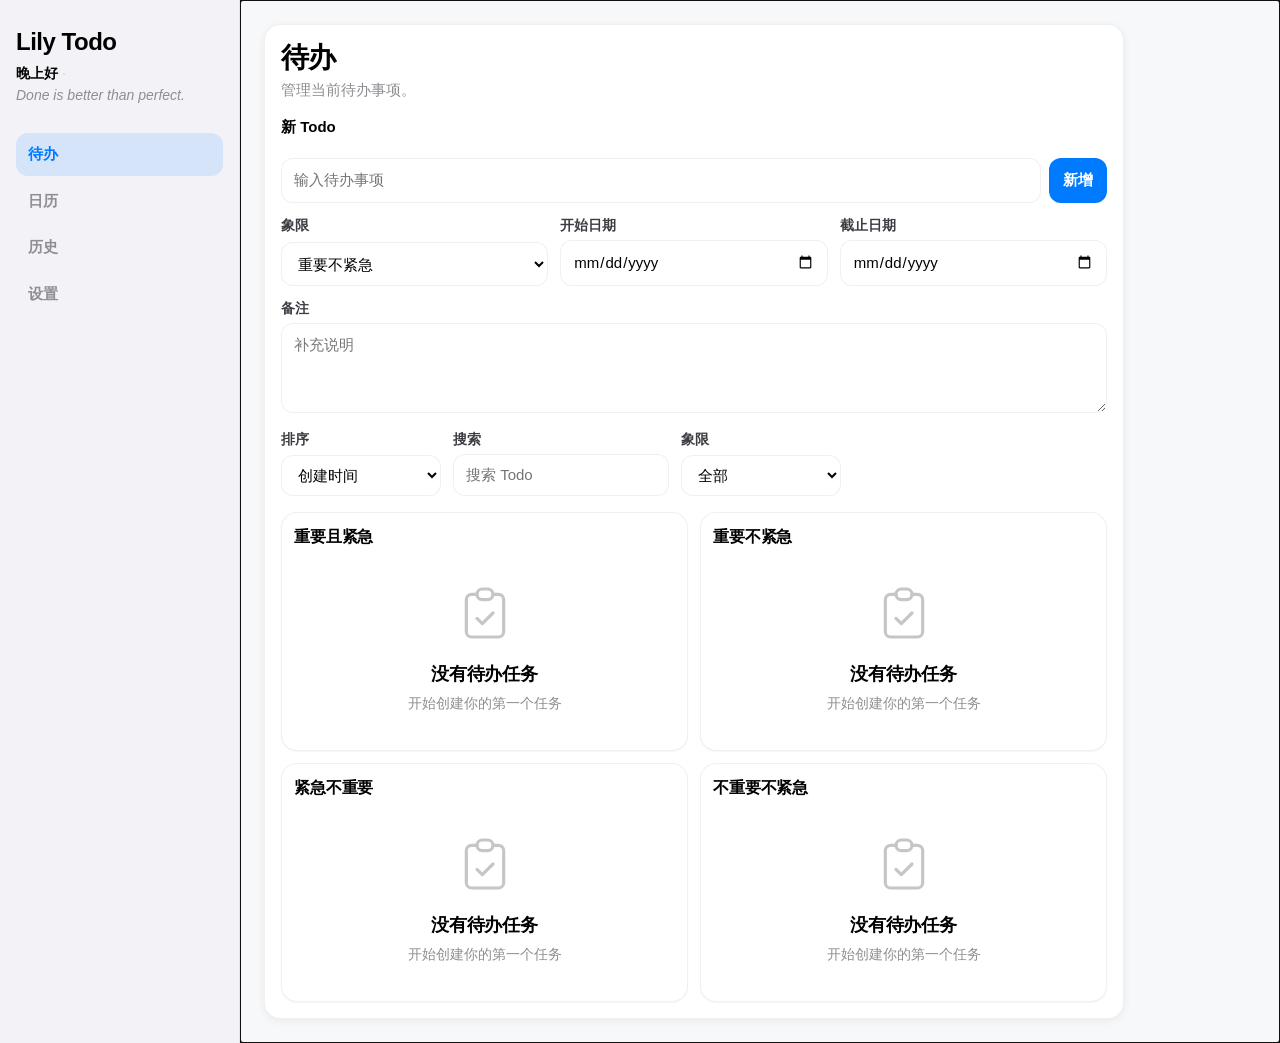
<file: index.html>
<!DOCTYPE html>
<html lang="zh-CN">
<head>
  <meta charset="UTF-8">
  <meta name="viewport" content="width=device-width, initial-scale=1.0, viewport-fit=cover">
  <title>Lily Todo App V2</title>

  <!-- PWA Manifest & Theme -->
  <meta name="theme-color" content="#007aff">
  <meta name="apple-mobile-web-app-capable" content="yes">
  <meta name="apple-mobile-web-app-status-bar-style" content="default">
  <meta name="apple-mobile-web-app-title" content="Lily Todo">
  <link rel="manifest" href="manifest.json">
  <link rel="apple-touch-icon" sizes="72x72" href="icons/icon-72x72.svg">
  <link rel="apple-touch-icon" sizes="192x192" href="icons/icon-192x192.svg">
  <link rel="apple-touch-icon" sizes="512x512" href="icons/icon-512x512.svg">

  <!-- base.css：放全局基础样式，例如字体、颜色、盒模型 -->
  <link rel="stylesheet" href="css/base.css">

  <!-- layout.css：放 App Shell 布局样式，例如侧边栏和主内容区域 -->
  <link rel="stylesheet" href="css/layout.css">

  <!-- components.css：放可复用小组件样式，例如按钮、页面标题 -->
  <link rel="stylesheet" href="css/components.css">

  <!-- pages.css：放每个页面自己的简单样式 -->
  <link rel="stylesheet" href="css/pages.css">

  <!-- pwa.css：PWA 专属体验层样式 -->
  <link rel="stylesheet" href="css/pwa.css">
</head>
<body class="pwa-detecting">
  <!-- Install Banner：PWA 安装引导 -->
  <div id="install-banner" class="install-banner" hidden>
    <span class="install-banner__text" id="install-banner-text">添加到主屏幕，获得更好体验</span>
    <button class="install-banner__action" id="install-banner-action" type="button" hidden>安装</button>
    <button class="install-banner__close" id="install-banner-close" type="button" aria-label="关闭">✕</button>
  </div>

  <!-- Mobile Header：移动端顶部标题栏 -->
  <header class="mobile-header">
    <h1 class="mobile-header__title">Todo</h1>
  </header>

  <!-- App Shell：应用的外壳，包含左侧导航栏和右侧主内容区域 -->
  <div class="app-shell">
    <aside class="sidebar">
      <div class="sidebar__brand">
        <h1>Lily Todo</h1>
        <p id="app-shell-quote">V2 App Shell</p>
      </div>

      <!-- 左侧导航栏：第一阶段先用按钮切换页面 -->
      <nav class="sidebar__nav" aria-label="主导航">
        <button class="nav-button is-active" type="button" data-page="todo">Todo</button>
        <button class="nav-button" type="button" data-page="calendar">Calendar</button>
        <button class="nav-button" type="button" data-page="history">History</button>
        <button class="nav-button" type="button" data-page="settings">Settings</button>
      </nav>
    </aside>

    <!-- 主内容区域：不同页面的内容会被 JavaScript 渲染到这里 -->
    <main class="main-content" id="page-content" tabindex="-1"></main>
  </div>

  <!-- Mobile Bottom Tab Bar：移动端底部导航 -->
  <nav class="mobile-tab-bar" aria-label="底部导航">
    <button class="mobile-tab is-active" type="button" data-page="todo">
      <span class="mobile-tab__label">Todo</span>
    </button>
    <button class="mobile-tab" type="button" data-page="calendar">
      <span class="mobile-tab__label">Calendar</span>
    </button>
    <button class="mobile-tab mobile-tab--center" type="button" data-action="quick-add">
      <span class="mobile-tab__center-icon">＋</span>
    </button>
    <button class="mobile-tab" type="button" data-page="history">
      <span class="mobile-tab__label">History</span>
    </button>
    <button class="mobile-tab" type="button" data-page="settings">
      <span class="mobile-tab__label">Settings</span>
    </button>
  </nav>

  <!-- Floating Action Button：移动端浮动操作按钮 -->
  <button class="fab-button" type="button" aria-label="新增任务">＋</button>

  <!-- Quick Add Panel：移动端快速添加任务面板 -->
  <div class="quick-add-panel" id="quick-add-panel">
    <div class="quick-add-panel__backdrop" id="quick-add-backdrop"></div>
    <div class="quick-add-panel__sheet">
      <div class="quick-add-panel__header">
        <span class="quick-add-panel__title">新建任务</span>
        <button class="quick-add-panel__close" type="button" id="quick-add-close">✕</button>
      </div>
      <form class="quick-add-panel__form" id="quick-add-form">
        <input class="quick-add-panel__input" type="text" name="title" placeholder="输入待办事项" autocomplete="off">
        <button class="quick-add-panel__submit" type="submit">添加</button>
      </form>
    </div>
  </div>

  <!-- data.js：负责 Todo 数据和本地持久化 -->
  <script src="js/data.js"></script>

  <!-- pages.js：保存每个页面要显示的基础内容 -->
  <script src="js/pages.js"></script>

  <!-- router.js：负责根据按钮切换当前页面 -->
  <script src="js/router.js"></script>

  <!-- settings.js：管理应用 UI 设置和国际化 -->
  <script src="js/settings.js"></script>

  <!-- appState.js：全局状态中心（发布订阅） -->
  <script src="js/appState.js"></script>

  <!-- app.js：应用入口，负责启动 App Shell -->
  <script src="js/app.js"></script>

  <!-- Toast 容器 -->
  <div id="toast-container" class="toast-container" aria-live="polite"></div>

  <!-- PWA 状态检测与动态主题色 -->
  <script>
    (function() {
      var isStandalone = window.matchMedia('(display-mode: standalone)').matches || window.navigator.standalone === true;
      document.body.classList.toggle('pwa-standalone', isStandalone);
      document.body.classList.remove('pwa-detecting');

      var theme = document.documentElement.dataset.theme || 'light';
      var metaTheme = document.querySelector('meta[name="theme-color"]');
      if (metaTheme) metaTheme.content = theme === 'dark' ? '#0f172a' : '#007aff';
    })();
  </script>

</body>
</html>
</file>
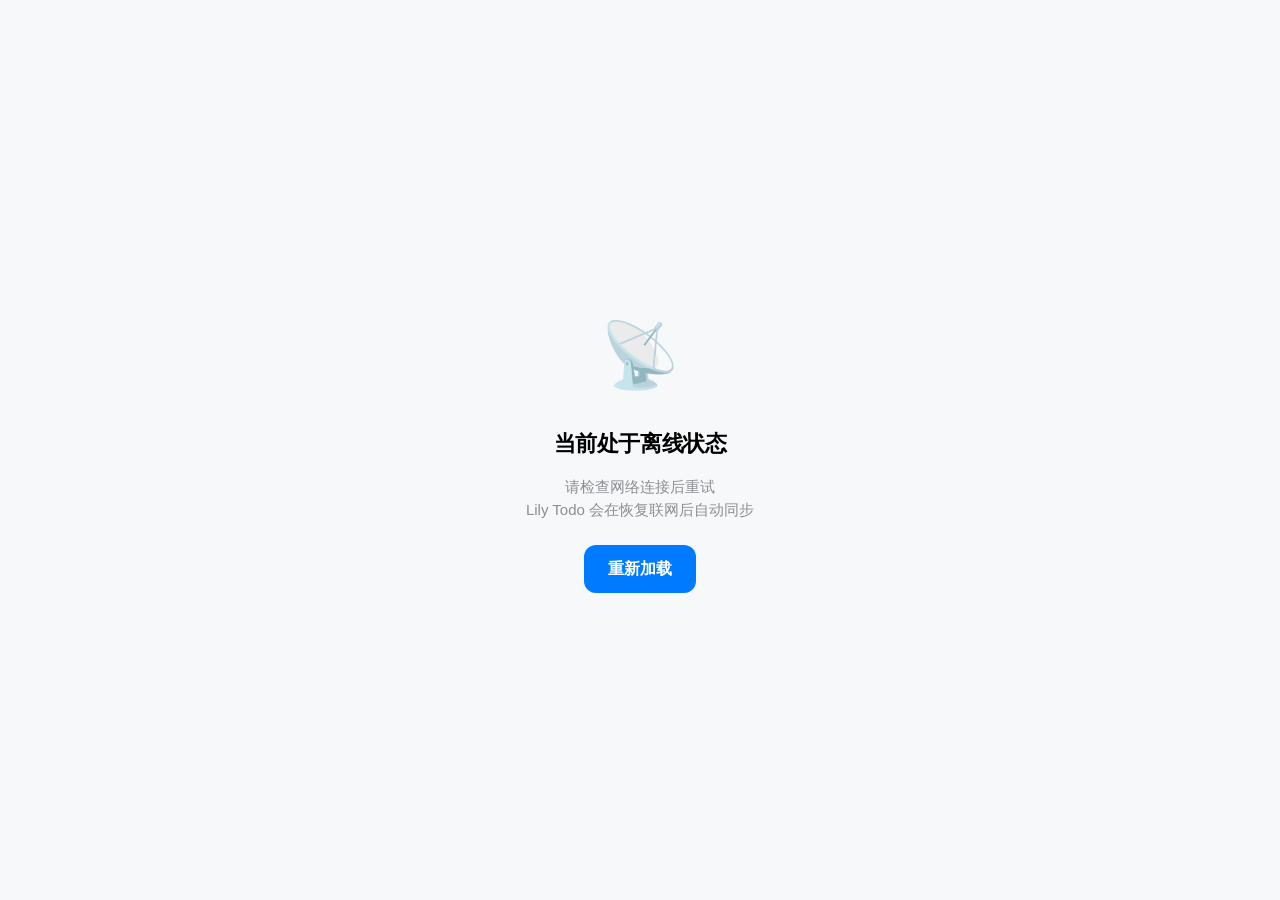
<file: offline.html>
<!DOCTYPE html>
<html lang="zh-CN">
<head>
  <meta charset="UTF-8">
  <meta name="viewport" content="width=device-width, initial-scale=1.0, viewport-fit=cover">
  <meta name="theme-color" content="#eef2f6">
  <title>离线 - Lily Todo</title>
  <link rel="stylesheet" href="css/base.css">
  <link rel="stylesheet" href="css/pwa.css">
</head>
<body>
  <div class="offline-page">
    <div class="offline-page__icon">📡</div>
    <h1 class="offline-page__title">当前处于离线状态</h1>
    <p class="offline-page__desc">请检查网络连接后重试<br>Lily Todo 会在恢复联网后自动同步</p>
    <button class="offline-page__retry" onclick="window.location.reload()" type="button">重新加载</button>
  </div>
</body>
</html>
</file>
<file: css/base.css>
/**
 * base.css
 * Design Tokens + Base Styles
 * iOS Native-Level Design System
 */

/* ================================================
   Design Tokens
   ================================================ */
:root {
  /* Spacing */
  --space-1: 4px;
  --space-2: 8px;
  --space-3: 12px;
  --space-4: 16px;
  --space-5: 24px;

  /* Radius */
  --radius-sm: 8px;
  --radius-md: 12px;
  --radius-lg: 16px;
  --radius-xl: 20px;
  --radius-pill: 9999px;

  /* Shadows — extremely light three-layer system */
  --shadow-xs: 0 1px 2px rgba(0, 0, 0, 0.04);
  --shadow-sm: 0 2px 8px rgba(0, 0, 0, 0.06);
  --shadow-md: 0 4px 16px rgba(0, 0, 0, 0.08);

  /* Blur */
  --blur-glass: saturate(180%) blur(20px);
  --blur-backdrop: blur(12px);

  /* Colors — iOS system palette */
  --color-primary: #007aff;
  --color-primary-rgb: 0, 122, 255;
  --color-secondary: #5856d6;
  --color-muted: #8e8e93;
  --color-success: #34c759;
  --color-success-rgb: 52, 199, 89;
  --color-warning: #ff9500;
  --color-warning-rgb: 255, 149, 0;
  --color-danger: #ff3b30;
  --color-danger-rgb: 255, 59, 48;

  /* Backgrounds */
  --bg-page: #f7f8fa;
  --bg-elevated: #ffffff;
  --bg-secondary: #f2f2f7;
  --bg-tertiary: #e5e5ea;

  /* Text */
  --text-primary: #000000;
  --text-secondary: #3c3c43;
  --text-tertiary: #8e8e93;

  /* Borders */
  --border-color: rgba(0, 0, 0, 0.06);
  --border-width: 0.5px;

  /* Sidebar */
  --sidebar-bg: #f2f2f7;
  --sidebar-text: #000000;
  --sidebar-hover-bg: rgba(0, 0, 0, 0.04);

  /* Animation */
  --duration-fast: 120ms;
  --duration-normal: 180ms;
  --duration-slow: 220ms;
  --easing-default: cubic-bezier(0.32, 0.72, 0, 1);
  --easing-out: ease-out;

  /* Typography */
  --font-stack: -apple-system, BlinkMacSystemFont, "SF Pro Display", "Segoe UI", Roboto, "Helvetica Neue", Arial, sans-serif;
}

/* ================================================
   Base Reset
   ================================================ */
* {
  box-sizing: border-box;
  -webkit-tap-highlight-color: transparent;
}

html {
  -webkit-text-size-adjust: 100%;
}

body {
  margin: 0;
  min-height: 100vh;
  min-height: 100dvh;
  font-family: var(--font-stack);
  font-size: 16px;
  line-height: 1.5;
  color: var(--text-primary);
  background-color: var(--bg-page);
  -webkit-font-smoothing: antialiased;
  -moz-osx-font-smoothing: grayscale;
}

/* ================================================
   Font Size Scale
   ================================================ */
html[data-font-size="small"] {
  font-size: 14px;
}

html[data-font-size="medium"] {
  font-size: 16px;
}

html[data-font-size="large"] {
  font-size: 18px;
}

/* ================================================
   Dark Mode Tokens
   ================================================ */
html[data-theme="dark"] {
  --bg-page: #000000;
  --bg-elevated: #1c1c1e;
  --bg-secondary: #2c2c2e;
  --bg-tertiary: #3a3a3c;

  --text-primary: #ffffff;
  --text-secondary: #ebebf5;
  --text-tertiary: #8e8e93;

  --border-color: rgba(255, 255, 255, 0.08);
  --shadow-xs: 0 1px 2px rgba(0, 0, 0, 0.2);
  --shadow-sm: 0 2px 8px rgba(0, 0, 0, 0.25);
  --shadow-md: 0 4px 16px rgba(0, 0, 0, 0.3);

  /* Sidebar */
  --sidebar-bg: #1c1c1e;
  --sidebar-text: #ffffff;
  --sidebar-hover-bg: rgba(255, 255, 255, 0.06);
}

html[data-theme="dark"] body {
  color: var(--text-primary);
  background-color: var(--bg-page);
}

html[data-theme="dark"] .page-panel {
  background-color: var(--bg-elevated);
  border-color: var(--border-color);
}

html[data-theme="dark"] .todo-form__input,
html[data-theme="dark"] .todo-form__select,
html[data-theme="dark"] .todo-form__textarea,
html[data-theme="dark"] .todo-controls__select,
html[data-theme="dark"] .settings-select,
html[data-theme="dark"] .calendar-nav__button {
  background-color: var(--bg-secondary);
  border-color: var(--border-color);
  color: var(--text-primary);
}

html[data-theme="dark"] .todo-item {
  background-color: var(--bg-elevated);
  border-color: var(--border-color);
}

html[data-theme="dark"] .todo-quadrant-panel {
  background-color: var(--bg-elevated);
  border-color: var(--border-color);
}

html[data-theme="dark"] .history-item {
  background-color: var(--bg-elevated);
  border-color: var(--border-color);
}

html[data-theme="dark"] .calendar-cell {
  background-color: var(--bg-elevated);
  border-color: var(--border-color);
}

html[data-theme="dark"] .calendar-cell:hover {
  background-color: var(--bg-secondary);
}

html[data-theme="dark"] .calendar-selected-panel {
  background-color: var(--bg-elevated);
  border-color: var(--border-color);
}

html[data-theme="dark"] .calendar-selected-panel__item {
  background-color: var(--bg-secondary);
  border-color: var(--border-color);
}

html[data-theme="dark"] .calendar-selected-panel__item:hover {
  background-color: var(--bg-tertiary);
}

html[data-theme="dark"] .settings-card {
  background-color: var(--bg-elevated);
  border-color: var(--border-color);
}

html[data-theme="dark"] .settings-row {
  border-color: var(--border-color);
}

html[data-theme="dark"] .page-header p {
  color: var(--text-tertiary);
}

html[data-theme="dark"] .todo-item__quadrant,
html[data-theme="dark"] .todo-item__meta,
html[data-theme="dark"] .todo-item__note {
  color: var(--text-tertiary);
}

html[data-theme="dark"] .history-item__meta,
html[data-theme="dark"] .history-item__note {
  color: var(--text-tertiary);
}

html[data-theme="dark"] .calendar-cell__todo {
  color: var(--text-secondary);
}

html[data-theme="dark"] .calendar-cell__number {
  color: var(--text-secondary);
}

html[data-theme="dark"] .todo-empty,
html[data-theme="dark"] .history-empty,
html[data-theme="dark"] .calendar-selected-panel__empty {
  color: var(--text-tertiary);
}

/* ================================================
   Compact Mode
   ================================================ */
html[data-compact="true"] .todo-list {
  gap: var(--space-2);
}

html[data-compact="true"] .todo-item {
  padding: var(--space-2) var(--space-3);
}

html[data-compact="true"] .history-list {
  gap: var(--space-2);
}

html[data-compact="true"] .history-item {
  padding: var(--space-2) var(--space-3);
}

html[data-compact="true"] .calendar-grid {
  gap: var(--space-1);
}

html[data-compact="true"] .calendar-cell {
  padding: var(--space-2);
  min-height: 60px;
}

html[data-compact="true"] .todo-quadrants {
  gap: var(--space-2);
}

html[data-compact="true"] .todo-quadrant-panel {
  padding: var(--space-3);
  gap: var(--space-2);
}

html[data-compact="true"] .calendar-selected-panel__list {
  gap: var(--space-2);
}

html[data-compact="true"] .calendar-selected-panel__item {
  padding: var(--space-2);
}

/* ================================================
   Form Elements
   ================================================ */
button,
input,
textarea,
select {
  font: inherit;
  color: inherit;
}

button {
  cursor: pointer;
  border: none;
  background: none;
  padding: 0;
}

input,
textarea,
select {
  background-color: var(--bg-elevated);
  border: var(--border-width) solid var(--border-color);
  border-radius: var(--radius-md);
  transition: border-color var(--duration-fast) var(--easing-out),
              box-shadow var(--duration-fast) var(--easing-out);
}

input:focus,
textarea:focus,
select:focus {
  outline: none;
  border-color: var(--color-primary);
  box-shadow: 0 0 0 3px rgba(var(--color-primary-rgb), 0.12);
}

h1, h2, h3, p {
  margin-top: 0;
}

/* ================================================
   App Shell Dynamic Content
   ================================================ */
.app-shell__content {
  display: flex;
  align-items: center;
  flex-wrap: wrap;
  gap: 2px;
  font-size: 14px;
  font-weight: 500;
  line-height: 1.4;
}

.app-shell__greeting {
  font-weight: 700;
  color: var(--text-primary);
}

.app-shell__divider {
  opacity: 0.35;
  margin: 0 2px;
  color: var(--text-tertiary);
}

.app-shell__quote {
  color: var(--text-tertiary);
  font-style: italic;
}

/* ================================================
   ThemeStyle: apple / todoist / minimal
   ================================================ */

/* apple (default iOS native) */
html[data-theme-style="apple"] .page-panel {
  border-radius: var(--radius-lg);
  box-shadow: var(--shadow-sm);
  border: var(--border-width) solid var(--border-color);
}

html[data-theme-style="apple"] .todo-quadrant-panel,
html[data-theme-style="apple"] .todo-item,
html[data-theme-style="apple"] .history-item,
html[data-theme-style="apple"] .calendar-cell,
html[data-theme-style="apple"] .calendar-selected-panel,
html[data-theme-style="apple"] .settings-card {
  border-radius: var(--radius-lg);
  box-shadow: var(--shadow-xs);
  border: var(--border-width) solid var(--border-color);
}

html[data-theme-style="apple"] .empty-state__icon {
  opacity: 0.5;
}

/* todoist */
html[data-theme-style="todoist"] .page-panel {
  border-radius: var(--radius-md);
}

html[data-theme-style="todoist"] .todo-quadrant-panel,
html[data-theme-style="todoist"] .todo-item,
html[data-theme-style="todoist"] .history-item,
html[data-theme-style="todoist"] .calendar-cell,
html[data-theme-style="todoist"] .calendar-selected-panel,
html[data-theme-style="todoist"] .settings-card {
  border-radius: 10px;
}

html[data-theme-style="todoist"] .empty-state__icon {
  font-size: 48px;
}

html[data-theme-style="todoist"] .nav-button:hover,
html[data-theme-style="todoist"] .todo-form__button:hover,
html[data-theme-style="todoist"] .settings-button:hover,
html[data-theme-style="todoist"] .calendar-nav__button:hover {
  transform: translateY(-2px);
  box-shadow: 0 6px 16px rgba(0, 0, 0, 0.1);
}

html[data-theme-style="todoist"] .todo-item__delete:hover,
html[data-theme-style="todoist"] .history-item__delete:hover,
html[data-theme-style="todoist"] .calendar-selected-panel__delete:hover {
  transform: translateY(-1px);
  box-shadow: 0 4px 12px rgba(209, 36, 47, 0.18);
}

/* minimal */
html[data-theme-style="minimal"] .page-panel {
  box-shadow: none;
  border-radius: var(--space-1);
  border-color: var(--border-color);
}

html[data-theme-style="minimal"] .todo-quadrant-panel,
html[data-theme-style="minimal"] .todo-item,
html[data-theme-style="minimal"] .history-item,
html[data-theme-style="minimal"] .calendar-cell,
html[data-theme-style="minimal"] .calendar-selected-panel,
html[data-theme-style="minimal"] .settings-card {
  box-shadow: none;
  border-radius: var(--space-1);
  border-color: var(--border-color);
}

html[data-theme-style="minimal"] .nav-button:hover,
html[data-theme-style="minimal"] .todo-form__button:hover,
html[data-theme-style="minimal"] .settings-button:hover,
html[data-theme-style="minimal"] .calendar-nav__button:hover {
  transform: none;
  box-shadow: none;
}

html[data-theme-style="minimal"] .calendar-nav__button {
  box-shadow: none;
}

html[data-theme-style="minimal"] .calendar-cell:hover {
  transform: none;
  box-shadow: none;
}

html[data-theme-style="minimal"] .empty-state__icon {
  font-size: 32px;
  opacity: 0.7;
}

/* Dark mode themeStyle overrides */
html[data-theme="dark"][data-theme-style="minimal"] .page-panel,
html[data-theme="dark"][data-theme-style="minimal"] .todo-quadrant-panel,
html[data-theme="dark"][data-theme-style="minimal"] .todo-item,
html[data-theme="dark"][data-theme-style="minimal"] .history-item,
html[data-theme="dark"][data-theme-style="minimal"] .calendar-cell,
html[data-theme="dark"][data-theme-style="minimal"] .calendar-selected-panel,
html[data-theme="dark"][data-theme-style="minimal"] .settings-card {
  border-color: var(--border-color);
}
</file>
<file: css/layout.css>
/**
 * layout.css
 * App Shell Layout + Safe Area Adaptations
 */

.app-shell {
  display: flex;
  min-height: 100vh;
  min-height: 100dvh;
}

/* ================================================
   Sidebar — Desktop
   ================================================ */
.sidebar {
  width: 240px;
  flex-shrink: 0;
  padding: var(--space-5) var(--space-4);
  color: var(--sidebar-text);
  background-color: var(--sidebar-bg);
  backdrop-filter: var(--blur-backdrop);
  -webkit-backdrop-filter: var(--blur-backdrop);
  border-right: var(--border-width) solid var(--border-color);
}

.sidebar__brand {
  margin-bottom: 28px;
}

.sidebar__brand h1 {
  margin-bottom: var(--space-1);
  font-size: 24px;
  font-weight: 700;
  letter-spacing: -0.02em;
}

.sidebar__brand p {
  margin-bottom: 0;
  color: var(--text-tertiary);
  font-size: 14px;
  font-weight: 500;
}

.sidebar__nav {
  display: grid;
  gap: var(--space-1);
}

.main-content {
  flex: 1;
  min-width: 0;
  padding: var(--space-5);
}

/* ================================================
   Mobile Layout (max-width: 768px)
   ================================================ */
@media (max-width: 768px) {
  .app-shell {
    display: block;
    min-height: 100vh;
    min-height: 100dvh;
    padding-top: 56px;
    padding-bottom: calc(64px + env(safe-area-inset-bottom, 0px));
  }

  .sidebar {
    display: none;
  }

  .main-content {
    padding: var(--space-4);
    padding-bottom: calc(var(--space-4) + env(safe-area-inset-bottom, 0px));
  }

  .mobile-header {
    display: flex;
  }

  .mobile-tab-bar {
    display: flex;
  }

  .fab-button {
    display: flex;
  }
}

/* ================================================
   PWA Standalone Safe Area
   ================================================ */
@supports (padding-top: env(safe-area-inset-top)) {
  body {
    padding-top: env(safe-area-inset-top, 0px);
    padding-left: env(safe-area-inset-left, 0px);
    padding-right: env(safe-area-inset-right, 0px);
  }

  .pwa-standalone .mobile-header {
    padding-top: env(safe-area-inset-top, 0px);
    height: calc(56px + env(safe-area-inset-top, 0px));
  }

  .pwa-standalone .app-shell {
    padding-top: calc(56px + env(safe-area-inset-top, 0px));
  }

  .pwa-standalone .fab-button {
    bottom: calc(84px + env(safe-area-inset-bottom, 0px));
  }
}

/* ================================================
   Standalone Mode Enhancements
   ================================================ */
.pwa-standalone .install-banner {
  display: none !important;
}

.pwa-standalone .mobile-tab-bar {
  height: calc(64px + env(safe-area-inset-bottom, 0px));
  padding-bottom: env(safe-area-inset-bottom, 0px);
}

.pwa-standalone .quick-add-panel__sheet {
  padding-bottom: calc(24px + env(safe-area-inset-bottom, 0px));
}
</file>
<file: css/components.css>
/**
 * components.css
 * Reusable components + iOS Native UI System
 */

/* ================================================
   Nav Button
   ================================================ */
.nav-button {
  width: 100%;
  padding: 10px 12px;
  color: var(--text-tertiary);
  text-align: left;
  border: none;
  border-radius: var(--radius-md);
  background-color: transparent;
  font-size: 15px;
  font-weight: 600;
  transition: color var(--duration-fast) var(--easing-out),
              background-color var(--duration-fast) var(--easing-out),
              transform var(--duration-fast) var(--easing-out);
  position: relative;
  overflow: hidden;
}

.nav-button:hover {
  color: var(--sidebar-text);
  background-color: var(--sidebar-hover-bg);
}

.nav-button.is-active {
  color: var(--color-primary);
  background-color: rgba(var(--color-primary-rgb), 0.12);
}

/* ================================================
   Page Header
   ================================================ */
.page-header {
  margin-bottom: var(--space-4);
}

.page-header h2 {
  margin-bottom: var(--space-1);
  font-size: 28px;
  font-weight: 700;
  letter-spacing: -0.03em;
  line-height: 1.2;
}

.page-header p {
  margin-bottom: 0;
  color: var(--text-tertiary);
  font-size: 15px;
  font-weight: 500;
  line-height: 1.4;
}

/* ================================================
   Empty State
   ================================================ */
.empty-state {
  display: flex;
  flex-direction: column;
  align-items: center;
  justify-content: center;
  padding: var(--space-5) var(--space-4);
  text-align: center;
  gap: var(--space-2);
  animation: empty-state-in var(--duration-slow) var(--easing-default) both;
}

@keyframes empty-state-in {
  from {
    opacity: 0;
    transform: translateY(8px) scale(0.98);
  }
  to {
    opacity: 1;
    transform: translateY(0) scale(1);
  }
}

.empty-state__icon {
  font-size: 40px;
  line-height: 1;
  margin-bottom: var(--space-1);
  opacity: 0.45;
  color: var(--text-tertiary);
}

.empty-state__icon svg {
  width: 64px;
  height: 64px;
  stroke-width: 1.2;
}

.empty-state__title {
  font-size: 18px;
  font-weight: 600;
  color: var(--text-primary);
  line-height: 1.3;
  letter-spacing: -0.01em;
}

.empty-state__subtitle {
  font-size: 14px;
  color: var(--text-tertiary);
  line-height: 1.4;
  font-weight: 500;
  max-width: 280px;
}

/* ================================================
   Toast — iOS Pill Style
   ================================================ */
.toast-container {
  position: fixed;
  left: 50%;
  bottom: calc(var(--space-5) + env(safe-area-inset-bottom, 0px));
  transform: translateX(-50%);
  display: flex;
  flex-direction: column;
  align-items: center;
  gap: var(--space-2);
  z-index: 9999;
  pointer-events: none;
}

.toast {
  padding: var(--space-3) var(--space-4);
  border-radius: var(--radius-pill);
  background-color: rgba(0, 0, 0, 0.72);
  backdrop-filter: var(--blur-backdrop);
  -webkit-backdrop-filter: var(--blur-backdrop);
  color: #ffffff;
  font-size: 14px;
  font-weight: 600;
  box-shadow: var(--shadow-md);
  opacity: 0;
  transform: translateY(12px) scale(0.96);
  transition: opacity var(--duration-normal) var(--easing-default),
              transform var(--duration-normal) var(--easing-default);
  pointer-events: none;
  white-space: nowrap;
  max-width: 90vw;
  overflow: hidden;
  text-overflow: ellipsis;
  letter-spacing: -0.01em;
}

.toast.is-visible {
  opacity: 1;
  transform: translateY(0) scale(1);
}

html[data-theme="dark"] .toast {
  background-color: rgba(255, 255, 255, 0.82);
  color: #000000;
  box-shadow: 0 8px 24px rgba(0, 0, 0, 0.35);
}

/* ================================================
   Mobile Header
   ================================================ */
@media (min-width: 769px) {
  .mobile-header {
    display: none;
  }
}

.mobile-header {
  position: fixed;
  top: 0;
  left: 0;
  right: 0;
  height: 56px;
  align-items: center;
  justify-content: center;
  padding: 0 var(--space-4);
  background-color: rgba(247, 248, 250, 0.85);
  backdrop-filter: var(--blur-glass);
  -webkit-backdrop-filter: var(--blur-glass);
  border-bottom: var(--border-width) solid var(--border-color);
  z-index: 100;
}

.mobile-header__title {
  font-size: 18px;
  font-weight: 700;
  color: var(--text-primary);
  margin: 0;
  letter-spacing: -0.02em;
}

html[data-theme="dark"] .mobile-header {
  background-color: rgba(0, 0, 0, 0.75);
  border-color: var(--border-color);
}

html[data-theme="dark"] .mobile-header__title {
  color: var(--text-primary);
}

/* ================================================
   Mobile Bottom Tab Bar
   ================================================ */
@media (min-width: 769px) {
  .mobile-tab-bar {
    display: none;
  }
}

.mobile-tab-bar {
  position: fixed;
  bottom: 0;
  left: 0;
  right: 0;
  height: calc(64px + env(safe-area-inset-bottom, 0px));
  padding-bottom: env(safe-area-inset-bottom, 0px);
  background-color: rgba(247, 248, 250, 0.88);
  backdrop-filter: var(--blur-glass);
  -webkit-backdrop-filter: var(--blur-glass);
  border-top: var(--border-width) solid var(--border-color);
  z-index: 100;
  align-items: stretch;
  justify-content: space-around;
}

.mobile-tab {
  flex: 1;
  display: flex;
  flex-direction: column;
  align-items: center;
  justify-content: center;
  gap: 2px;
  padding: 8px 0;
  background: transparent;
  border: none;
  color: var(--text-tertiary);
  font-size: 11px;
  font-weight: 600;
  cursor: pointer;
  transition: color var(--duration-fast) var(--easing-out),
              transform var(--duration-fast) var(--easing-out);
  position: relative;
  overflow: hidden;
  -webkit-tap-highlight-color: transparent;
}

.mobile-tab__icon {
  display: flex;
  align-items: center;
  justify-content: center;
  transition: transform var(--duration-fast) var(--easing-out),
              opacity var(--duration-fast) var(--easing-out);
}

.mobile-tab__icon svg {
  transition: transform var(--duration-fast) var(--easing-out);
}

.mobile-tab.is-active .mobile-tab__icon svg {
  transform: translateY(-1px);
}

.mobile-tab.is-active .mobile-tab__label {
  transform: translateY(-1px);
}

.mobile-tab__label {
  transition: transform var(--duration-fast) var(--easing-out),
              opacity var(--duration-fast) var(--easing-out);
}

.mobile-tab.is-active {
  color: var(--color-primary);
}

.mobile-tab::after {
  content: '';
  position: absolute;
  inset: 0;
  background-color: currentColor;
  opacity: 0;
  transition: opacity var(--duration-fast) var(--easing-out);
  pointer-events: none;
}

.mobile-tab:active::after {
  opacity: 0.08;
}

.mobile-tab:active {
  transform: scale(0.92);
}

.mobile-tab--center {
  flex: 0 0 56px;
}

.mobile-tab--center:active {
  transform: none;
}

.mobile-tab__center-icon {
  display: flex;
  align-items: center;
  justify-content: center;
  width: 44px;
  height: 44px;
  background-color: var(--color-primary);
  color: #ffffff;
  border-radius: 50%;
  font-size: 22px;
  font-weight: 300;
  box-shadow: 0 4px 12px rgba(var(--color-primary-rgb), 0.35);
  transition: transform var(--duration-fast) var(--easing-out),
              box-shadow var(--duration-fast) var(--easing-out),
              opacity var(--duration-fast) var(--easing-out);
}

.mobile-tab--center:active .mobile-tab__center-icon {
  transform: scale(0.88);
}

html[data-theme="dark"] .mobile-tab-bar {
  background-color: rgba(28, 28, 30, 0.88);
  border-color: var(--border-color);
}

html[data-theme="dark"] .mobile-tab {
  color: var(--text-tertiary);
}

html[data-theme="dark"] .mobile-tab.is-active {
  color: var(--color-primary);
}

/* ================================================
   Floating Action Button
   ================================================ */
@media (min-width: 769px) {
  .fab-button {
    display: none;
  }
}

.fab-button {
  position: fixed;
  right: 20px;
  bottom: calc(84px + env(safe-area-inset-bottom, 0px));
  width: 56px;
  height: 56px;
  align-items: center;
  justify-content: center;
  border: none;
  border-radius: 50%;
  background-color: var(--color-primary);
  color: #ffffff;
  font-size: 28px;
  font-weight: 300;
  box-shadow: 0 4px 16px rgba(var(--color-primary-rgb), 0.35);
  cursor: pointer;
  z-index: 90;
  -webkit-tap-highlight-color: transparent;
  transition: transform var(--duration-normal) var(--easing-out),
              box-shadow var(--duration-normal) var(--easing-out);
}

.fab-button:active {
  transform: scale(0.92);
  box-shadow: 0 2px 8px rgba(var(--color-primary-rgb), 0.25);
}

/* ================================================
   Quick Add Panel
   ================================================ */
.quick-add-panel {
  position: fixed;
  inset: 0;
  z-index: 200;
  display: flex;
  flex-direction: column;
  justify-content: flex-end;
  pointer-events: none;
  opacity: 0;
  transition: opacity var(--duration-normal) var(--easing-out);
}

.quick-add-panel.is-open {
  pointer-events: auto;
  opacity: 1;
}

.quick-add-panel__backdrop {
  position: absolute;
  inset: 0;
  background-color: rgba(0, 0, 0, 0.25);
  backdrop-filter: blur(2px);
  -webkit-backdrop-filter: blur(2px);
}

.quick-add-panel__sheet {
  position: relative;
  background-color: var(--bg-elevated);
  border-radius: var(--radius-xl) var(--radius-xl) 0 0;
  padding: var(--space-4);
  padding-bottom: calc(var(--space-4) + env(safe-area-inset-bottom, 0px));
  transform: translateY(100%);
  transition: transform var(--duration-slow) var(--easing-default);
}

.quick-add-panel.is-open .quick-add-panel__sheet {
  transform: translateY(0);
}

.quick-add-panel__header {
  display: flex;
  align-items: center;
  justify-content: space-between;
  margin-bottom: var(--space-3);
}

.quick-add-panel__title {
  font-size: 18px;
  font-weight: 700;
  color: var(--text-primary);
  letter-spacing: -0.02em;
}

.quick-add-panel__close {
  width: 32px;
  height: 32px;
  display: flex;
  align-items: center;
  justify-content: center;
  background: transparent;
  border: none;
  color: var(--text-tertiary);
  font-size: 18px;
  cursor: pointer;
  border-radius: var(--radius-sm);
  -webkit-tap-highlight-color: transparent;
  transition: transform var(--duration-fast) var(--easing-out),
              opacity var(--duration-fast) var(--easing-out);
}

.quick-add-panel__close:active {
  transform: scale(0.88);
  opacity: 0.7;
}

.quick-add-panel__form {
  display: flex;
  gap: var(--space-2);
}

.quick-add-panel__input {
  flex: 1;
  min-width: 0;
  padding: var(--space-3) var(--space-4);
  border: var(--border-width) solid var(--border-color);
  border-radius: var(--radius-md);
  font-size: 16px;
  background-color: var(--bg-secondary);
  color: var(--text-primary);
}

.quick-add-panel__input:focus {
  outline: none;
  border-color: var(--color-primary);
  box-shadow: 0 0 0 3px rgba(var(--color-primary-rgb), 0.12);
}

.quick-add-panel__submit {
  padding: var(--space-3) var(--space-4);
  background-color: var(--color-primary);
  color: #ffffff;
  border: none;
  border-radius: var(--radius-md);
  font-size: 15px;
  font-weight: 600;
  cursor: pointer;
  -webkit-tap-highlight-color: transparent;
  transition: transform var(--duration-fast) var(--easing-out),
              opacity var(--duration-fast) var(--easing-out);
}

.quick-add-panel__submit:active {
  transform: scale(0.96);
  opacity: 0.85;
}

html[data-theme="dark"] .quick-add-panel__sheet {
  background-color: var(--bg-elevated);
}

html[data-theme="dark"] .quick-add-panel__title {
  color: var(--text-primary);
}

html[data-theme="dark"] .quick-add-panel__input {
  background-color: var(--bg-secondary);
  border-color: var(--border-color);
  color: var(--text-primary);
}

/* ================================================
   Page Transition — Fade + TranslateY
   ================================================ */
.page-transition-out {
  opacity: 0;
  transform: translateY(4px);
  transition: opacity var(--duration-fast) var(--easing-out),
              transform var(--duration-fast) var(--easing-out);
}

.page-transition-in {
  opacity: 0;
  transform: translateY(4px);
}

.page-transition-in.is-visible {
  opacity: 1;
  transform: translateY(0);
  transition: opacity var(--duration-slow) var(--easing-default),
              transform var(--duration-slow) var(--easing-default);
}

/* ================================================
   Global Press Feedback
   ================================================ */
.nav-button,
.todo-form__button,
.settings-button,
.calendar-nav__button,
.calendar-selected-panel__complete,
.calendar-selected-panel__delete,
.history-item__restore,
.history-item__delete,
.todo-bulk-actions__button,
.calendar-bulk-actions__button,
.history-bulk-actions__button,
.quick-add-panel__submit,
.todo-item__delete,
.todo-item,
.history-item,
.calendar-cell,
.calendar-selected-panel__item,
.readonly-todo,
.settings-switch__slider {
  position: relative;
  overflow: hidden;
  -webkit-tap-highlight-color: transparent;
}

.nav-button::after,
.todo-form__button::after,
.settings-button::after,
.calendar-nav__button::after,
.calendar-selected-panel__complete::after,
.calendar-selected-panel__delete::after,
.history-item__restore::after,
.history-item__delete::after,
.todo-bulk-actions__button::after,
.calendar-bulk-actions__button::after,
.history-bulk-actions__button::after,
.quick-add-panel__submit::after,
.todo-item__delete::after,
.todo-item::after,
.history-item::after,
.calendar-cell::after,
.calendar-selected-panel__item::after,
.readonly-todo::after {
  content: '';
  position: absolute;
  inset: 0;
  background-color: currentColor;
  opacity: 0;
  transition: opacity var(--duration-fast) var(--easing-out);
  pointer-events: none;
}

.nav-button:active::after,
.todo-form__button:active::after,
.settings-button:active::after,
.calendar-nav__button:active::after,
.calendar-selected-panel__complete:active::after,
.calendar-selected-panel__delete:active::after,
.history-item__restore:active::after,
.history-item__delete:active::after,
.todo-bulk-actions__button:active::after,
.calendar-bulk-actions__button:active::after,
.history-bulk-actions__button:active::after,
.quick-add-panel__submit:active::after,
.todo-item__delete:active::after,
.todo-item:active::after,
.history-item:active::after,
.calendar-cell:active::after,
.calendar-selected-panel__item:active::after,
.readonly-todo:active::after {
  opacity: 0.06;
}

/* ================================================
   Stagger Animation Utilities
   ================================================ */
.stagger-in > * {
  animation: stagger-fade-in var(--duration-slow) var(--easing-default) both;
}

.stagger-in > *:nth-child(1) { animation-delay: 0ms; }
.stagger-in > *:nth-child(2) { animation-delay: 20ms; }
.stagger-in > *:nth-child(3) { animation-delay: 40ms; }
.stagger-in > *:nth-child(4) { animation-delay: 60ms; }
.stagger-in > *:nth-child(5) { animation-delay: 80ms; }
.stagger-in > *:nth-child(6) { animation-delay: 100ms; }
.stagger-in > *:nth-child(7) { animation-delay: 120ms; }
.stagger-in > *:nth-child(8) { animation-delay: 140ms; }
.stagger-in > *:nth-child(9) { animation-delay: 160ms; }
.stagger-in > *:nth-child(10) { animation-delay: 180ms; }

@keyframes stagger-fade-in {
  from {
    opacity: 0;
    transform: translateY(6px);
  }
  to {
    opacity: 1;
    transform: translateY(0);
  }
}
</file>
<file: css/pages.css>
/**
 * pages.css
 * Page-level styles with iOS native card system
 */

/* ================================================
   Page Panel
   ================================================ */
.page-panel {
  max-width: 860px;
  padding: var(--space-4);
  border: var(--border-width) solid var(--border-color);
  border-radius: var(--radius-lg);
  background-color: var(--bg-elevated);
  box-shadow: var(--shadow-sm);
}

.placeholder-list {
  margin: 0;
  padding-left: 20px;
  color: var(--text-secondary);
}

.placeholder-list li {
  margin-bottom: var(--space-2);
}

.placeholder-list:has(.calendar-page),
.placeholder-list:has(.history-page) {
  margin: 0;
  padding: 0;
  list-style: none;
}

.placeholder-list:has(.calendar-page) > li,
.placeholder-list:has(.history-page) > li {
  margin-bottom: 0;
}

.calendar-page,
.history-page {
  display: grid;
  gap: var(--space-3);
}

/* ================================================
   Calendar Day
   ================================================ */
.calendar-day {
  display: grid;
  gap: var(--space-2);
  padding: var(--space-3);
  border: var(--border-width) solid var(--border-color);
  border-radius: var(--radius-lg);
  background-color: var(--bg-secondary);
}

.calendar-day__header {
  display: flex;
  align-items: center;
  justify-content: space-between;
  gap: var(--space-3);
}

.calendar-day__title {
  margin: 0;
  font-size: 16px;
  font-weight: 700;
  color: var(--text-primary);
  letter-spacing: -0.01em;
}

.calendar-day__count,
.readonly-todo__status,
.readonly-todo__quadrant {
  display: inline-flex;
  align-items: center;
  min-height: 24px;
  padding: 3px 8px;
  border-radius: var(--radius-sm);
  background-color: rgba(var(--color-primary-rgb), 0.1);
  color: var(--color-primary);
  font-size: 13px;
  font-weight: 700;
}

.calendar-day__list,
.history-list {
  display: grid;
  gap: var(--space-2);
  margin: 0;
  padding: 0;
  list-style: none;
}

/* ================================================
   Readonly Todo
   ================================================ */
.readonly-todo {
  padding: var(--space-3);
  border: var(--border-width) solid var(--border-color);
  border-radius: var(--radius-md);
  background-color: var(--bg-elevated);
  transition: transform var(--duration-fast) var(--easing-out),
              box-shadow var(--duration-fast) var(--easing-out);
}

.readonly-todo:active {
  transform: scale(0.985);
}

.readonly-todo--history {
  background-color: var(--bg-secondary);
}

.readonly-todo__content {
  display: grid;
  gap: var(--space-1);
  min-width: 0;
}

.readonly-todo__topline,
.readonly-todo__meta-row {
  display: flex;
  flex-wrap: wrap;
  gap: var(--space-2);
}

.readonly-todo__quadrant {
  background-color: rgba(var(--color-success-rgb), 0.1);
  color: var(--color-success);
}

.readonly-todo__title {
  margin: 0;
  color: var(--text-primary);
  font-size: 16px;
  font-weight: 600;
  overflow-wrap: anywhere;
  letter-spacing: -0.01em;
}

.readonly-todo__meta,
.readonly-todo__note {
  margin: 0;
  color: var(--text-tertiary);
  font-size: 14px;
  font-weight: 500;
  line-height: 1.4;
}

.readonly-todo__note {
  color: var(--text-secondary);
  overflow-wrap: anywhere;
}

/* ================================================
   Todo Form
   ================================================ */
.todo-form {
  display: grid;
  gap: var(--space-3);
  margin-bottom: var(--space-4);
}

.todo-form__label {
  display: block;
  margin-bottom: var(--space-2);
  font-weight: 700;
  font-size: 15px;
}

.todo-form__row {
  display: flex;
  gap: var(--space-2);
}

.todo-form__grid {
  display: grid;
  grid-template-columns: repeat(3, minmax(0, 1fr));
  gap: var(--space-3);
}

.todo-form__field {
  display: grid;
  gap: var(--space-1);
}

.todo-form__field-label {
  font-size: 14px;
  font-weight: 700;
  color: var(--text-secondary);
}

.todo-form__input,
.todo-form__select,
.todo-form__textarea {
  flex: 1;
  min-width: 0;
  padding: 10px 12px;
  border: var(--border-width) solid var(--border-color);
  border-radius: var(--radius-md);
  background-color: var(--bg-elevated);
  color: var(--text-primary);
  font-size: 15px;
}

.todo-form__textarea {
  resize: vertical;
}

.todo-form__button,
.todo-item__delete {
  padding: 10px 14px;
  color: #ffffff;
  border: 0;
  border-radius: var(--radius-md);
  background-color: var(--color-primary);
  font-size: 15px;
  font-weight: 600;
  transition: transform var(--duration-fast) var(--easing-out),
              opacity var(--duration-fast) var(--easing-out),
              box-shadow var(--duration-fast) var(--easing-out);
}

.todo-form__button:active,
.todo-item__delete:active {
  transform: scale(0.96);
  opacity: 0.85;
}

.todo-item__delete {
  background-color: var(--color-danger);
}

.todo-empty {
  margin-bottom: 0;
  color: var(--text-tertiary);
}

/* ================================================
   Todo Controls
   ================================================ */
.todo-controls {
  display: flex;
  flex-wrap: wrap;
  gap: var(--space-3);
  margin-bottom: var(--space-4);
}

.todo-controls__field {
  display: grid;
  gap: var(--space-1);
  min-width: 160px;
}

.todo-controls__label {
  font-size: 14px;
  font-weight: 700;
  color: var(--text-secondary);
}

.todo-controls__select {
  padding: 9px 12px;
  border: var(--border-width) solid var(--border-color);
  border-radius: var(--radius-md);
  background-color: var(--bg-elevated);
  color: var(--text-primary);
  font-size: 15px;
}

/* ================================================
   Todo Quadrants
   ================================================ */
.todo-quadrants {
  display: grid;
  grid-template-columns: repeat(2, minmax(0, 1fr));
  gap: var(--space-3);
}

.todo-quadrant-panel {
  display: grid;
  align-content: start;
  gap: var(--space-2);
  min-width: 0;
  padding: var(--space-3);
  border: var(--border-width) solid var(--border-color);
  border-radius: var(--radius-lg);
  background-color: var(--bg-elevated);
  box-shadow: var(--shadow-xs);
}

.todo-quadrant-panel__title {
  margin: 0;
  font-size: 16px;
  font-weight: 700;
  color: var(--text-primary);
  letter-spacing: -0.01em;
}

/* ================================================
   Todo List + Items
   ================================================ */
.todo-list {
  display: grid;
  gap: var(--space-2);
  margin: 0;
  padding: 0;
  list-style: none;
}

.todo-list > li {
  animation: stagger-fade-in var(--duration-slow) var(--easing-default) both;
}

.todo-list > li:nth-child(1) { animation-delay: 0ms; }
.todo-list > li:nth-child(2) { animation-delay: 20ms; }
.todo-list > li:nth-child(3) { animation-delay: 40ms; }
.todo-list > li:nth-child(4) { animation-delay: 60ms; }
.todo-list > li:nth-child(5) { animation-delay: 80ms; }
.todo-list > li:nth-child(6) { animation-delay: 100ms; }
.todo-list > li:nth-child(7) { animation-delay: 120ms; }
.todo-list > li:nth-child(8) { animation-delay: 140ms; }
.todo-list > li:nth-child(9) { animation-delay: 160ms; }
.todo-list > li:nth-child(10) { animation-delay: 180ms; }

.todo-item {
  display: flex;
  align-items: flex-start;
  gap: var(--space-3);
  padding: var(--space-3);
  border: var(--border-width) solid var(--border-color);
  border-radius: var(--radius-lg);
  background-color: var(--bg-elevated);
  box-shadow: var(--shadow-xs);
  transition: transform var(--duration-fast) var(--easing-out),
              box-shadow var(--duration-fast) var(--easing-out),
              background-color var(--duration-fast) var(--easing-out);
}

.todo-item:hover {
  box-shadow: var(--shadow-sm);
}

.todo-item:active {
  transform: scale(0.985);
}

.todo-item__main {
  display: flex;
  align-items: flex-start;
  gap: var(--space-2);
  flex: 1;
  min-width: 0;
}

.todo-item__checkbox {
  width: 20px;
  height: 20px;
  margin-top: 2px;
  accent-color: var(--color-primary);
  transition: transform var(--duration-fast) var(--easing-out);
}

.todo-item__checkbox:checked {
  transform: scale(1.1);
}

.todo-item__content {
  display: grid;
  gap: 2px;
  min-width: 0;
}

.todo-item__quadrant,
.todo-item__meta,
.todo-item__note {
  margin: 0;
  color: var(--text-tertiary);
  font-size: 14px;
  font-weight: 500;
  line-height: 1.4;
}

.todo-item__title {
  overflow-wrap: anywhere;
  font-weight: 700;
  font-size: 15px;
  color: var(--text-primary);
  letter-spacing: -0.01em;
  line-height: 1.35;
}

.todo-item__note {
  color: var(--text-secondary);
  overflow-wrap: anywhere;
  font-size: 14px;
}

.todo-item.is-completed .todo-item__title {
  color: var(--text-tertiary);
  text-decoration: line-through;
}

/* ================================================
   History
   ================================================ */
.history-list > li {
  animation: stagger-fade-in var(--duration-slow) var(--easing-default) both;
}

.history-list > li:nth-child(1) { animation-delay: 0ms; }
.history-list > li:nth-child(2) { animation-delay: 20ms; }
.history-list > li:nth-child(3) { animation-delay: 40ms; }
.history-list > li:nth-child(4) { animation-delay: 60ms; }
.history-list > li:nth-child(5) { animation-delay: 80ms; }
.history-list > li:nth-child(6) { animation-delay: 100ms; }
.history-list > li:nth-child(7) { animation-delay: 120ms; }
.history-list > li:nth-child(8) { animation-delay: 140ms; }
.history-list > li:nth-child(9) { animation-delay: 160ms; }
.history-list > li:nth-child(10) { animation-delay: 180ms; }

.history-item {
  padding: var(--space-3);
  border: var(--border-width) solid var(--border-color);
  border-radius: var(--radius-lg);
  background-color: var(--bg-elevated);
  box-shadow: var(--shadow-xs);
  transition: transform var(--duration-fast) var(--easing-out),
              box-shadow var(--duration-fast) var(--easing-out);
}

.history-item:hover {
  box-shadow: var(--shadow-sm);
}

.history-item:active {
  transform: scale(0.985);
}

.history-item__content {
  display: grid;
  gap: var(--space-1);
  min-width: 0;
}

.history-item__topline,
.history-item__meta-row {
  display: flex;
  flex-wrap: wrap;
  gap: var(--space-2);
}

.history-item__status {
  display: inline-flex;
  align-items: center;
  min-height: 24px;
  padding: 3px 8px;
  border-radius: var(--radius-sm);
  background-color: rgba(var(--color-primary-rgb), 0.1);
  color: var(--color-primary);
  font-size: 13px;
  font-weight: 700;
}

.history-item__quadrant {
  display: inline-flex;
  align-items: center;
  min-height: 24px;
  padding: 3px 8px;
  border-radius: var(--radius-sm);
  background-color: rgba(var(--color-success-rgb), 0.1);
  color: var(--color-success);
  font-size: 13px;
  font-weight: 700;
}

.history-item__title {
  margin: 0;
  color: var(--text-primary);
  font-size: 16px;
  font-weight: 600;
  overflow-wrap: anywhere;
  letter-spacing: -0.01em;
}

.history-item__meta {
  color: var(--text-tertiary);
  font-size: 14px;
  font-weight: 500;
}

.history-item__note {
  margin: 0;
  color: var(--text-secondary);
  font-size: 14px;
  font-weight: 500;
  line-height: 1.4;
  overflow-wrap: anywhere;
}

.history-item__restore {
  padding: 6px 12px;
  color: var(--color-primary);
  border: var(--border-width) solid var(--color-primary);
  border-radius: var(--radius-md);
  background-color: var(--bg-elevated);
  font-size: 14px;
  font-weight: 600;
  cursor: pointer;
  transition: transform var(--duration-fast) var(--easing-out),
              background-color var(--duration-fast) var(--easing-out),
              color var(--duration-fast) var(--easing-out);
}

.history-item__restore:hover {
  color: #ffffff;
  background-color: var(--color-primary);
}

.history-item__restore:active {
  transform: scale(0.96);
}

.history-item__actions {
  display: flex;
  gap: var(--space-2);
  margin-top: var(--space-2);
}

.history-item__delete {
  padding: 6px 12px;
  color: var(--color-danger);
  border: var(--border-width) solid var(--color-danger);
  border-radius: var(--radius-md);
  background-color: var(--bg-elevated);
  font-size: 14px;
  font-weight: 600;
  cursor: pointer;
  transition: transform var(--duration-fast) var(--easing-out),
              background-color var(--duration-fast) var(--easing-out),
              color var(--duration-fast) var(--easing-out);
}

.history-item__delete:hover {
  color: #ffffff;
  background-color: var(--color-danger);
}

.history-item__delete:active {
  transform: scale(0.96);
}

.history-empty {
  margin-bottom: 0;
  color: var(--text-tertiary);
}

/* ================================================
   Calendar Widget
   ================================================ */
.calendar-widget {
  display: grid;
  gap: var(--space-4);
}

.calendar-nav {
  display: flex;
  align-items: center;
  justify-content: space-between;
  gap: var(--space-3);
}

.calendar-nav__button {
  padding: 8px 16px;
  border: var(--border-width) solid var(--border-color);
  border-radius: var(--radius-md);
  background-color: var(--bg-elevated);
  color: var(--text-primary);
  font-size: 14px;
  font-weight: 700;
  cursor: pointer;
  box-shadow: var(--shadow-xs);
  transition: transform var(--duration-fast) var(--easing-out),
              background-color var(--duration-fast) var(--easing-out),
              box-shadow var(--duration-fast) var(--easing-out);
}

.calendar-nav__button:hover {
  background-color: var(--bg-secondary);
  box-shadow: var(--shadow-sm);
}

.calendar-nav__button:active {
  transform: scale(0.96);
}

.calendar-nav__title {
  font-size: 18px;
  font-weight: 800;
  color: var(--text-primary);
  letter-spacing: -0.02em;
}

.calendar-weekdays {
  display: grid;
  grid-template-columns: repeat(7, 1fr);
  gap: var(--space-2);
  text-align: center;
}

.calendar-weekday {
  padding: var(--space-2);
  font-size: 13px;
  font-weight: 700;
  color: var(--text-tertiary);
  text-transform: uppercase;
  letter-spacing: 0.03em;
}

.calendar-grid {
  display: grid;
  grid-template-columns: repeat(7, 1fr);
  gap: var(--space-2);
}

.calendar-cell {
  min-height: 80px;
  padding: var(--space-3);
  border: var(--border-width) solid var(--border-color);
  border-radius: var(--radius-lg);
  background-color: var(--bg-elevated);
  box-shadow: var(--shadow-xs);
  cursor: pointer;
  transition: transform var(--duration-fast) var(--easing-out),
              box-shadow var(--duration-fast) var(--easing-out),
              border-color var(--duration-fast) var(--easing-out),
              background-color var(--duration-fast) var(--easing-out);
}

.calendar-cell:hover {
  box-shadow: var(--shadow-sm);
  border-color: rgba(var(--color-primary-rgb), 0.2);
  background-color: var(--bg-secondary);
}

.calendar-cell:active {
  transform: scale(0.985);
}

.calendar-cell--empty {
  background-color: transparent;
  border-color: transparent;
  box-shadow: none;
  cursor: default;
  pointer-events: none;
}

.calendar-cell--empty:hover {
  transform: none;
  box-shadow: none;
  border-color: transparent;
  background-color: transparent;
}

.calendar-cell.is-selected {
  border-color: var(--color-primary);
  background-color: rgba(var(--color-primary-rgb), 0.06);
  box-shadow: 0 0 0 2px rgba(var(--color-primary-rgb), 0.1), var(--shadow-sm);
  z-index: 1;
}

.calendar-cell.is-today {
  border-color: var(--color-primary);
}

.calendar-cell__number {
  font-size: 14px;
  font-weight: 600;
  color: var(--text-secondary);
}

.calendar-cell__number.is-today {
  display: inline-flex;
  align-items: center;
  justify-content: center;
  width: 28px;
  height: 28px;
  background: var(--color-primary);
  color: #ffffff;
  border-radius: 50%;
  font-weight: 700;
  box-shadow: 0 2px 4px rgba(var(--color-primary-rgb), 0.25);
}

.calendar-cell__todos {
  display: grid;
  gap: var(--space-1);
  margin-top: var(--space-2);
}

.calendar-cell__todo {
  font-size: 12px;
  color: var(--text-secondary);
  overflow: hidden;
  text-overflow: ellipsis;
  white-space: nowrap;
  font-weight: 500;
}

.calendar-cell__todo.is-overdue {
  color: var(--color-danger);
  font-weight: 600;
}

.calendar-cell__more {
  font-size: 11px;
  color: var(--text-tertiary);
  font-weight: 600;
  letter-spacing: 0.01em;
}

/* ================================================
   Calendar Selected Panel
   ================================================ */
.calendar-selected-panel {
  margin-top: var(--space-4);
  padding: var(--space-4);
  border: var(--border-width) solid var(--border-color);
  border-radius: var(--radius-lg);
  background-color: var(--bg-elevated);
  box-shadow: var(--shadow-xs);
}

.calendar-selected-panel__title {
  margin: 0 0 var(--space-3) 0;
  font-size: 16px;
  font-weight: 700;
  color: var(--text-primary);
  letter-spacing: -0.01em;
}

.calendar-selected-panel__empty {
  margin: 0;
  color: var(--text-tertiary);
  font-weight: 500;
}

.calendar-selected-panel__list {
  display: grid;
  gap: var(--space-2);
  margin: 0;
  padding: 0;
  list-style: none;
}

.calendar-selected-panel__list > li {
  animation: stagger-fade-in var(--duration-slow) var(--easing-default) both;
}

.calendar-selected-panel__list > li:nth-child(1) { animation-delay: 0ms; }
.calendar-selected-panel__list > li:nth-child(2) { animation-delay: 20ms; }
.calendar-selected-panel__list > li:nth-child(3) { animation-delay: 40ms; }
.calendar-selected-panel__list > li:nth-child(4) { animation-delay: 60ms; }
.calendar-selected-panel__list > li:nth-child(5) { animation-delay: 80ms; }

.calendar-selected-panel__item {
  display: flex;
  flex-wrap: wrap;
  gap: var(--space-2);
  padding: var(--space-3);
  border: var(--border-width) solid var(--border-color);
  border-radius: var(--radius-md);
  background-color: var(--bg-secondary);
  transition: background-color var(--duration-fast) var(--easing-out),
              transform var(--duration-fast) var(--easing-out);
}

.calendar-selected-panel__item:hover {
  background-color: var(--bg-tertiary);
}

.calendar-selected-panel__item:active {
  transform: scale(0.985);
}

.calendar-selected-panel__todo-title {
  flex: 1 1 100%;
  font-weight: 700;
  color: var(--text-primary);
  font-size: 15px;
  letter-spacing: -0.01em;
}

.calendar-selected-panel__todo-title.is-overdue {
  color: var(--color-danger);
}

.calendar-selected-panel__quadrant {
  font-size: 12px;
  color: var(--color-success);
  background-color: rgba(var(--color-success-rgb), 0.1);
  padding: 3px 8px;
  border-radius: var(--radius-sm);
  font-weight: 600;
}

.calendar-selected-panel__due-date {
  font-size: 12px;
  color: var(--text-tertiary);
  font-weight: 500;
}

.calendar-selected-panel__actions {
  display: flex;
  gap: var(--space-2);
  margin-top: 4px;
  width: 100%;
}

.calendar-selected-panel__complete,
.calendar-selected-panel__delete {
  padding: 6px 12px;
  border: var(--border-width) solid;
  border-radius: var(--radius-md);
  background-color: var(--bg-elevated);
  font-size: 14px;
  font-weight: 600;
  cursor: pointer;
  transition: transform var(--duration-fast) var(--easing-out),
              background-color var(--duration-fast) var(--easing-out),
              color var(--duration-fast) var(--easing-out);
}

.calendar-selected-panel__complete {
  color: var(--color-primary);
  border-color: var(--color-primary);
}

.calendar-selected-panel__complete:hover {
  color: #ffffff;
  background-color: var(--color-primary);
}

.calendar-selected-panel__complete:active {
  transform: scale(0.96);
}

.calendar-selected-panel__delete {
  color: var(--color-danger);
  border-color: var(--color-danger);
}

.calendar-selected-panel__delete:hover {
  color: #ffffff;
  background-color: var(--color-danger);
}

.calendar-selected-panel__delete:active {
  transform: scale(0.96);
}

/* ================================================
   Mobile Layout (max-width: 768px)
   ================================================ */
@media (max-width: 768px) {
  .page-panel {
    max-width: none;
    padding: var(--space-3);
    border-radius: var(--radius-lg);
  }

  .page-header h2 {
    font-size: 22px;
  }

  .todo-form__row,
  .todo-form__grid,
  .todo-quadrants {
    grid-template-columns: 1fr;
  }

  .todo-form__row {
    display: grid;
  }

  .todo-item__checkbox {
    width: 24px;
    height: 24px;
    margin-top: 0;
  }

  .todo-item__select,
  .history-item__select,
  .calendar-selected-panel__select {
    width: 24px;
    height: 24px;
    margin-top: 0;
  }

  .todo-item,
  .history-item,
  .calendar-cell,
  .calendar-selected-panel__item {
    padding: var(--space-3);
  }

  .todo-item__delete,
  .history-item__restore,
  .history-item__delete,
  .calendar-selected-panel__complete,
  .calendar-selected-panel__delete {
    min-height: 40px;
    padding: 8px 16px;
  }

  .todo-form__input,
  .todo-form__select,
  .todo-form__textarea,
  .todo-controls__select,
  .settings-select {
    min-height: 44px;
    padding: 12px 14px;
  }

  .todo-form__button,
  .settings-button,
  .calendar-nav__button {
    min-height: 44px;
    padding: 10px 16px;
  }

  .calendar-widget {
    gap: var(--space-2);
  }

  .calendar-grid {
    gap: var(--space-1);
  }

  .calendar-cell {
    min-height: 64px;
    padding: var(--space-1);
    border-radius: var(--radius-md);
  }

  .calendar-cell__number {
    font-size: 12px;
  }

  .calendar-cell__number.is-today {
    width: 22px;
    height: 22px;
    font-size: 11px;
  }

  .calendar-cell__todos {
    margin-top: var(--space-1);
    gap: 2px;
  }

  .calendar-cell__todo {
    font-size: 10px;
  }

  .calendar-cell__more {
    font-size: 10px;
  }

  .calendar-selected-panel {
    padding: var(--space-3);
    border-radius: var(--radius-md);
  }

  .calendar-selected-panel__item {
    padding: var(--space-2);
  }

  @media (hover: none) {
    .nav-button:hover,
    .todo-form__button:hover,
    .settings-button:hover,
    .calendar-nav__button:hover,
    .todo-item__delete:hover,
    .history-item__delete:hover,
    .calendar-selected-panel__delete:hover,
    .history-item__restore:hover,
    .calendar-selected-panel__complete:hover {
      transform: none;
      box-shadow: none;
    }

    .todo-item:active,
    .history-item:active,
    .calendar-cell:active,
    .calendar-selected-panel__item:active {
      transform: scale(0.985);
      transition: transform var(--duration-fast) var(--easing-out);
    }
  }
}

/* ================================================
   Batch Selection
   ================================================ */
.todo-item__select,
.calendar-selected-panel__select,
.history-item__select {
  width: 18px;
  height: 18px;
  margin-top: 2px;
  flex-shrink: 0;
  accent-color: var(--color-primary);
}

.history-item {
  display: flex;
  align-items: flex-start;
  gap: var(--space-3);
}

.history-item__body {
  flex: 1;
  min-width: 0;
}

/* ================================================
   Bulk Actions
   ================================================ */
.todo-bulk-actions,
.calendar-bulk-actions,
.history-bulk-actions {
  display: flex;
  gap: var(--space-2);
  margin-bottom: var(--space-4);
}

.todo-bulk-actions__button,
.calendar-bulk-actions__button,
.history-bulk-actions__button {
  padding: 8px 14px;
  border: var(--border-width) solid;
  border-radius: var(--radius-md);
  background-color: var(--bg-elevated);
  font-size: 14px;
  font-weight: 600;
  cursor: pointer;
  color: var(--text-secondary);
  border-color: var(--border-color);
  transition: transform var(--duration-fast) var(--easing-out),
              background-color var(--duration-fast) var(--easing-out),
              color var(--duration-fast) var(--easing-out);
}

.todo-bulk-actions__button--complete,
.calendar-bulk-actions__button--complete {
  color: var(--color-primary);
  border-color: var(--color-primary);
}

.todo-bulk-actions__button--complete:hover,
.calendar-bulk-actions__button--complete:hover {
  color: #ffffff;
  background-color: var(--color-primary);
}

.todo-bulk-actions__button--complete:active,
.calendar-bulk-actions__button--complete:active {
  transform: scale(0.96);
}

.todo-bulk-actions__button--delete,
.calendar-bulk-actions__button--delete,
.history-bulk-actions__button--delete {
  color: var(--color-danger);
  border-color: var(--color-danger);
}

.todo-bulk-actions__button--delete:hover,
.calendar-bulk-actions__button--delete:hover,
.history-bulk-actions__button--delete:hover {
  color: #ffffff;
  background-color: var(--color-danger);
}

.todo-bulk-actions__button--delete:active,
.calendar-bulk-actions__button--delete:active,
.history-bulk-actions__button--delete:active {
  transform: scale(0.96);
}

/* ================================================
   Settings
   ================================================ */
.settings-section {
  margin-bottom: var(--space-4);
}

.settings-section__title {
  margin: 0 0 var(--space-2) 0;
  font-size: 13px;
  font-weight: 700;
  color: var(--text-tertiary);
  text-transform: uppercase;
  letter-spacing: 0.04em;
}

.settings-card {
  background-color: var(--bg-elevated);
  border: var(--border-width) solid var(--border-color);
  border-radius: var(--radius-lg);
  overflow: hidden;
  box-shadow: var(--shadow-xs);
}

.settings-row {
  display: flex;
  align-items: center;
  justify-content: space-between;
  gap: var(--space-4);
  padding: 14px var(--space-4);
  border-bottom: var(--border-width) solid var(--border-color);
}

.settings-row:last-child {
  border-bottom: none;
}

.settings-row__label {
  font-size: 15px;
  font-weight: 600;
  color: var(--text-primary);
}

.settings-select {
  padding: 8px 12px;
  border: var(--border-width) solid var(--border-color);
  border-radius: var(--radius-md);
  background-color: var(--bg-elevated);
  font-size: 14px;
  color: var(--text-primary);
  min-width: 120px;
  font-weight: 500;
}

.settings-button {
  padding: 8px 14px;
  border: var(--border-width) solid var(--color-primary);
  border-radius: var(--radius-md);
  background-color: var(--bg-elevated);
  color: var(--color-primary);
  font-size: 14px;
  font-weight: 600;
  cursor: pointer;
  transition: transform var(--duration-fast) var(--easing-out),
              background-color var(--duration-fast) var(--easing-out),
              color var(--duration-fast) var(--easing-out);
}

.settings-button:hover {
  color: #ffffff;
  background-color: var(--color-primary);
}

.settings-button:active {
  transform: scale(0.96);
}

.settings-button--danger {
  border-color: var(--color-danger);
  color: var(--color-danger);
}

.settings-button--danger:hover {
  color: #ffffff;
  background-color: var(--color-danger);
}

.settings-file {
  font-size: 14px;
  color: var(--text-primary);
  font-weight: 500;
}

/* ================================================
   Switch Toggle — iOS Style
   ================================================ */
.settings-switch {
  position: relative;
  display: inline-block;
  width: 50px;
  height: 30px;
}

.settings-switch input {
  opacity: 0;
  width: 0;
  height: 0;
}

.settings-switch__slider {
  position: absolute;
  cursor: pointer;
  top: 0;
  left: 0;
  right: 0;
  bottom: 0;
  background-color: var(--bg-tertiary);
  border-radius: 30px;
  transition: background-color 200ms var(--easing-out);
}

.settings-switch__slider::before {
  position: absolute;
  content: "";
  height: 26px;
  width: 26px;
  left: 2px;
  bottom: 2px;
  background-color: #ffffff;
  border-radius: 50%;
  box-shadow: 0 2px 6px rgba(0, 0, 0, 0.15);
  transition: transform 200ms var(--easing-default);
}

.settings-switch input:checked + .settings-switch__slider {
  background-color: var(--color-success);
}

.settings-switch input:checked + .settings-switch__slider::before {
  transform: translateX(20px);
}

/* ================================================
   Micro Animations
   ================================================ */
.todo-item.is-completing {
  transform: scale(0.98);
  opacity: 0.6;
  transition: transform var(--duration-normal) var(--easing-out),
              opacity var(--duration-normal) var(--easing-out);
}

.todo-item.is-deleting,
.history-item.is-deleting,
.calendar-selected-panel__item.is-deleting {
  opacity: 0;
  max-height: 0;
  margin-top: 0;
  margin-bottom: 0;
  padding-top: 0;
  padding-bottom: 0;
  border-width: 0;
  overflow: hidden;
  transition: opacity var(--duration-normal) var(--easing-out),
              max-height 250ms var(--easing-out),
              padding 250ms var(--easing-out),
              margin 250ms var(--easing-out),
              border-width 250ms var(--easing-out);
}

/* ================================================
   Dark Mode Overrides
   ================================================ */
html[data-theme="dark"] .settings-select {
  background-color: var(--bg-secondary);
  border-color: var(--border-color);
  color: var(--text-primary);
}

html[data-theme="dark"] .settings-file {
  color: var(--text-primary);
}

html[data-theme="dark"] .settings-row__label {
  color: var(--text-primary);
}

html[data-theme="dark"] .settings-section__title {
  color: var(--text-tertiary);
}

html[data-theme="dark"] .empty-state__title {
  color: var(--text-primary);
}

html[data-theme="dark"] .empty-state__subtitle {
  color: var(--text-tertiary);
}

html[data-theme="dark"] .calendar-nav__title {
  color: var(--text-primary);
}
</file>
<file: css/pwa.css>
/* ================================================
   PWA Product-Level Enhancements
   iOS Native App Feel
   ================================================ */

/* -----------------------------------------------
   Install Banner
   ----------------------------------------------- */
.install-banner {
  position: fixed;
  top: 0;
  left: 0;
  right: 0;
  z-index: 1000;
  display: flex;
  align-items: center;
  gap: 12px;
  padding: 12px 16px;
  padding-top: max(12px, env(safe-area-inset-top, 0px));
  background-color: rgba(255, 255, 255, 0.82);
  border-bottom: var(--border-width) solid var(--border-color);
  box-shadow: var(--shadow-sm);
  backdrop-filter: var(--blur-glass);
  -webkit-backdrop-filter: var(--blur-glass);
  transform: translateY(-120%);
  transition: transform 400ms var(--easing-default);
}

.install-banner.is-visible {
  transform: translateY(0);
}

.install-banner[hidden] {
  display: none;
}

.install-banner__text {
  flex: 1;
  font-size: 14px;
  font-weight: 600;
  color: var(--text-primary);
  line-height: 1.4;
  letter-spacing: -0.01em;
}

.install-banner__action {
  padding: 8px 16px;
  background-color: var(--color-primary);
  color: #ffffff;
  border: none;
  border-radius: var(--radius-md);
  font-size: 14px;
  font-weight: 700;
  cursor: pointer;
  -webkit-tap-highlight-color: transparent;
  transition: transform var(--duration-fast) var(--easing-out),
              opacity var(--duration-fast) var(--easing-out);
}

.install-banner__action:active {
  transform: scale(0.94);
  opacity: 0.85;
}

.install-banner__close {
  width: 32px;
  height: 32px;
  display: flex;
  align-items: center;
  justify-content: center;
  background: transparent;
  border: none;
  color: var(--text-tertiary);
  font-size: 16px;
  cursor: pointer;
  border-radius: var(--radius-sm);
  -webkit-tap-highlight-color: transparent;
  transition: opacity var(--duration-fast) var(--easing-out);
}

.install-banner__close:active {
  opacity: 0.6;
}

/* -----------------------------------------------
   Standalone State Adaptations
   ----------------------------------------------- */
.pwa-standalone .install-banner {
  display: none !important;
}

.pwa-standalone .mobile-header {
  padding-top: env(safe-area-inset-top, 0px);
  height: calc(56px + env(safe-area-inset-top, 0px));
}

.pwa-standalone .app-shell {
  padding-top: calc(56px + env(safe-area-inset-top, 0px));
}

.pwa-standalone .fab-button {
  bottom: calc(84px + env(safe-area-inset-bottom, 0px));
}

/* -----------------------------------------------
   Safe Area Enhancements
   ----------------------------------------------- */
@supports (padding-top: env(safe-area-inset-top)) {
  body {
    padding-top: env(safe-area-inset-top, 0px);
    padding-left: env(safe-area-inset-left, 0px);
    padding-right: env(safe-area-inset-right, 0px);
  }
}

/* -----------------------------------------------
   Mobile Tab Bar — System App Feel
   ----------------------------------------------- */
.mobile-tab {
  position: relative;
  overflow: hidden;
  transition: color var(--duration-normal) var(--easing-out),
              transform var(--duration-fast) var(--easing-out);
}

.mobile-tab::after {
  content: '';
  position: absolute;
  inset: 0;
  background-color: currentColor;
  opacity: 0;
  transition: opacity var(--duration-normal) var(--easing-out);
  pointer-events: none;
}

.mobile-tab:active {
  transform: scale(0.92);
}

.mobile-tab:active::after {
  opacity: 0.08;
}

.mobile-tab--center:active {
  transform: none;
}

.mobile-tab--center:active .mobile-tab__center-icon {
  transform: scale(0.88);
}

/* Active tab subtle glow */
.mobile-tab.is-active::before {
  content: '';
  position: absolute;
  top: 50%;
  left: 50%;
  width: 40px;
  height: 40px;
  transform: translate(-50%, -50%);
  background-color: var(--color-primary);
  border-radius: 50%;
  opacity: 0.08;
  filter: blur(8px);
  pointer-events: none;
}

/* -----------------------------------------------
   Apple-Style Press Feedback
   ----------------------------------------------- */
.btn-press,
.nav-button,
.todo-form__button,
.settings-button,
.calendar-nav__button,
.calendar-selected-panel__complete,
.calendar-selected-panel__delete,
.history-item__restore,
.history-item__delete,
.todo-bulk-actions__button,
.calendar-bulk-actions__button,
.history-bulk-actions__button,
.quick-add-panel__submit,
.todo-item__delete,
.todo-item,
.history-item,
.calendar-cell,
.calendar-selected-panel__item,
.readonly-todo {
  position: relative;
  overflow: hidden;
  -webkit-tap-highlight-color: transparent;
}

.btn-press::after,
.nav-button::after,
.todo-form__button::after,
.settings-button::after,
.calendar-nav__button::after,
.calendar-selected-panel__complete::after,
.calendar-selected-panel__delete::after,
.history-item__restore::after,
.history-item__delete::after,
.todo-bulk-actions__button::after,
.calendar-bulk-actions__button::after,
.history-bulk-actions__button::after,
.quick-add-panel__submit::after,
.todo-item__delete::after,
.todo-item::after,
.history-item::after,
.calendar-cell::after,
.calendar-selected-panel__item::after,
.readonly-todo::after {
  content: '';
  position: absolute;
  inset: 0;
  background-color: currentColor;
  opacity: 0;
  transition: opacity var(--duration-fast) var(--easing-out);
  pointer-events: none;
}

.btn-press:active::after,
.nav-button:active::after,
.todo-form__button:active::after,
.settings-button:active::after,
.calendar-nav__button:active::after,
.calendar-selected-panel__complete:active::after,
.calendar-selected-panel__delete:active::after,
.history-item__restore:active::after,
.history-item__delete:active::after,
.todo-bulk-actions__button:active::after,
.calendar-bulk-actions__button:active::after,
.history-bulk-actions__button:active::after,
.quick-add-panel__submit:active::after,
.todo-item__delete:active::after,
.todo-item:active::after,
.history-item:active::after,
.calendar-cell:active::after,
.calendar-selected-panel__item:active::after,
.readonly-todo:active::after {
  opacity: 0.06;
}

/* -----------------------------------------------
   Toast — iOS Style Enhancement
   ----------------------------------------------- */
.toast-container {
  bottom: calc(28px + env(safe-area-inset-bottom, 0px));
}

.toast {
  border-radius: var(--radius-pill);
  backdrop-filter: var(--blur-backdrop);
  -webkit-backdrop-filter: var(--blur-backdrop);
  transform: translateY(16px) scale(0.96);
  transition: opacity var(--duration-slow) var(--easing-default),
              transform var(--duration-slow) var(--easing-default);
}

.toast.is-visible {
  transform: translateY(0) scale(1);
}

/* -----------------------------------------------
   Page Transition — App-Level Motion
   ----------------------------------------------- */
.page-transition-out {
  opacity: 0;
  transform: translateY(4px);
  transition: opacity var(--duration-fast) var(--easing-out),
              transform var(--duration-fast) var(--easing-out);
}

.page-transition-in {
  opacity: 0;
  transform: translateY(4px);
}

.page-transition-in.is-visible {
  opacity: 1;
  transform: translateY(0);
  transition: opacity var(--duration-slow) var(--easing-default),
              transform var(--duration-slow) var(--easing-default);
}

/* -----------------------------------------------
   Offline Page
   ----------------------------------------------- */
.offline-page {
  display: flex;
  flex-direction: column;
  align-items: center;
  justify-content: center;
  min-height: 100vh;
  padding: var(--space-4);
  text-align: center;
  gap: var(--space-4);
}

.offline-page__icon {
  font-size: 64px;
  margin-bottom: 8px;
  opacity: 0.5;
}

.offline-page__title {
  font-size: 22px;
  font-weight: 700;
  color: var(--text-primary);
  margin: 0;
  letter-spacing: -0.02em;
}

.offline-page__desc {
  font-size: 15px;
  color: var(--text-tertiary);
  margin: 0;
  line-height: 1.5;
  font-weight: 500;
}

.offline-page__retry {
  margin-top: 8px;
  padding: 12px 24px;
  background-color: var(--color-primary);
  color: #ffffff;
  border: none;
  border-radius: var(--radius-md);
  font-size: 16px;
  font-weight: 700;
  cursor: pointer;
  -webkit-tap-highlight-color: transparent;
  transition: transform var(--duration-fast) var(--easing-out),
              opacity var(--duration-fast) var(--easing-out);
}

.offline-page__retry:active {
  transform: scale(0.96);
  opacity: 0.85;
}

/* -----------------------------------------------
   Dark Mode Overrides
   ----------------------------------------------- */
html[data-theme="dark"] .install-banner {
  background-color: rgba(28, 28, 30, 0.82);
  border-color: var(--border-color);
}

html[data-theme="dark"] .install-banner__text {
  color: var(--text-primary);
}

html[data-theme="dark"] .offline-page__title {
  color: var(--text-primary);
}

html[data-theme="dark"] .offline-page__desc {
  color: var(--text-tertiary);
}
</file>
